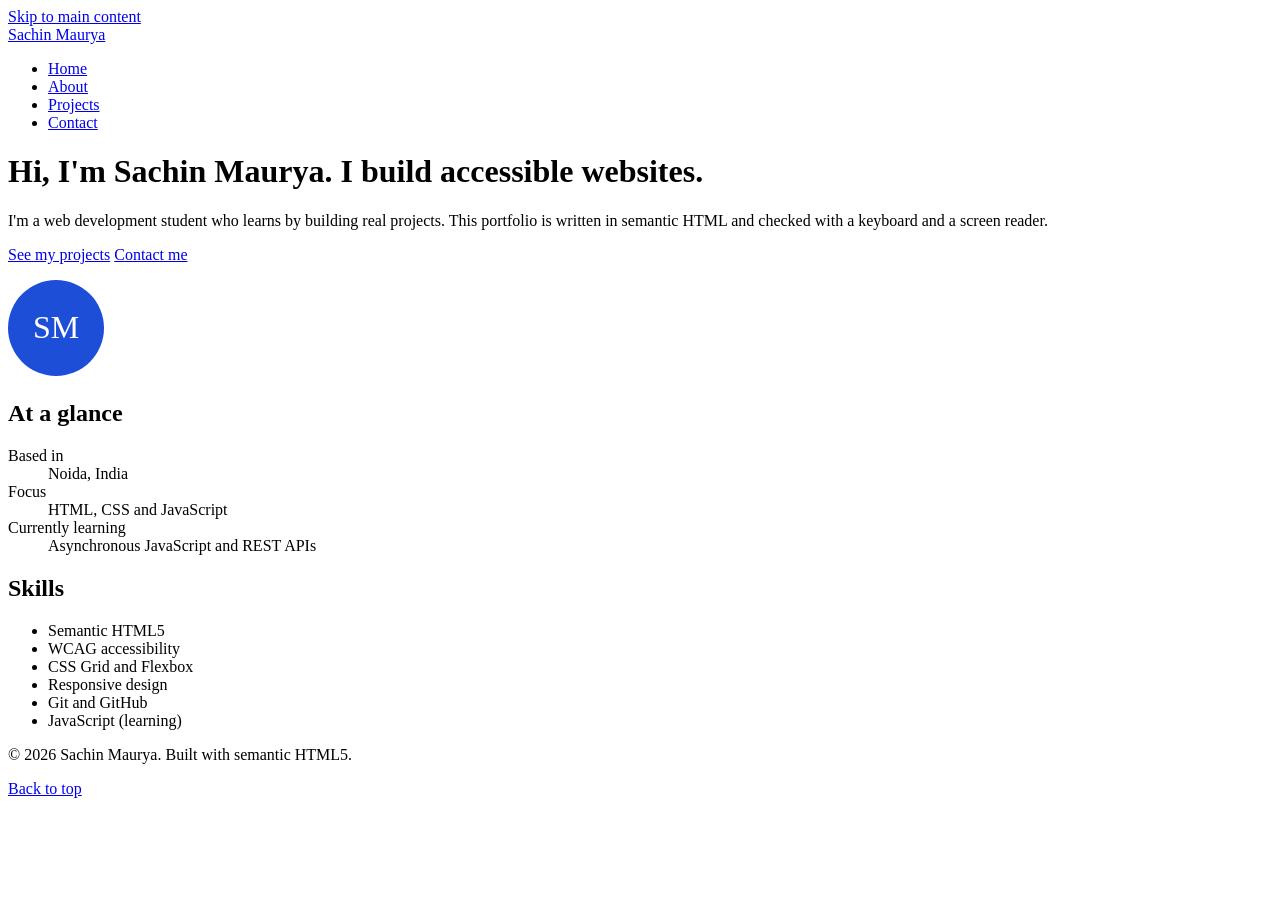
<file: week1/index.html>
<!DOCTYPE html>
<html lang="en">
<head>
  <meta charset="utf-8">
  <meta name="viewport" content="width=device-width, initial-scale=1">
  <title>Sachin Maurya | Front-End Developer Portfolio</title>
  <meta name="description" content="Portfolio of Sachin Maurya, a web development student building accessible, responsive websites.">
  <meta name="author" content="Sachin Maurya">
  <meta name="robots" content="index, follow">
  <meta property="og:type" content="website">
  <meta property="og:title" content="Sachin Maurya | Front-End Developer Portfolio">
  <meta property="og:description" content="Portfolio of Sachin Maurya, a web development student building accessible, responsive websites.">
  <link rel="icon" href="data:,">
</head>
<body>
  <a class="skip-link" href="#main">Skip to main content</a>
  <header class="site-header">
    <a class="brand" href="index.html">Sachin Maurya</a>
    <nav aria-label="Primary">
      <ul role="list">
        <li><a href="index.html" aria-current="page">Home</a></li>
        <li><a href="about.html">About</a></li>
        <li><a href="projects.html">Projects</a></li>
        <li><a href="contact.html">Contact</a></li>
      </ul>
    </nav>
  </header>
  <main id="main" tabindex="-1">
    <div class="hero">
      <div>
        <h1>Hi, I'm Sachin Maurya. I build accessible websites.</h1>
        <p>I'm a web development student who learns by building real projects. This portfolio is written in semantic HTML and checked with a keyboard and a screen reader.</p>
        <p class="actions"><a class="button" href="projects.html">See my projects</a> <a href="contact.html">Contact me</a></p>
      </div>
      <section class="glance" aria-labelledby="glance-title">
        <svg width="96" height="96" viewBox="0 0 96 96" role="img" aria-labelledby="avatar-title">
          <title id="avatar-title">Avatar with the initials SM</title>
          <circle cx="48" cy="48" r="48" fill="#1d4ed8"/>
          <text x="48" y="58" text-anchor="middle" font-size="32" font-family="Georgia, serif" fill="#ffffff">SM</text>
        </svg>
        <h2 id="glance-title">At a glance</h2>
        <dl>
          <dt>Based in</dt><dd>Noida, India</dd>
          <dt>Focus</dt><dd>HTML, CSS and JavaScript</dd>
          <dt>Currently learning</dt><dd>Asynchronous JavaScript and REST APIs</dd>
        </dl>
      </section>
    </div>
    <section aria-labelledby="skills-title">
      <h2 id="skills-title">Skills</h2>
      <ul class="chips" role="list">
        <li>Semantic HTML5</li>
        <li>WCAG accessibility</li>
        <li>CSS Grid and Flexbox</li>
        <li>Responsive design</li>
        <li>Git and GitHub</li>
        <li>JavaScript (learning)</li>
      </ul>
    </section>
  </main>
  <footer class="site-footer">
    <p>&copy; 2026 Sachin Maurya. Built with semantic HTML5.</p>
    <p><a href="#main">Back to top</a></p>
  </footer>
</body>
</html>
</file>
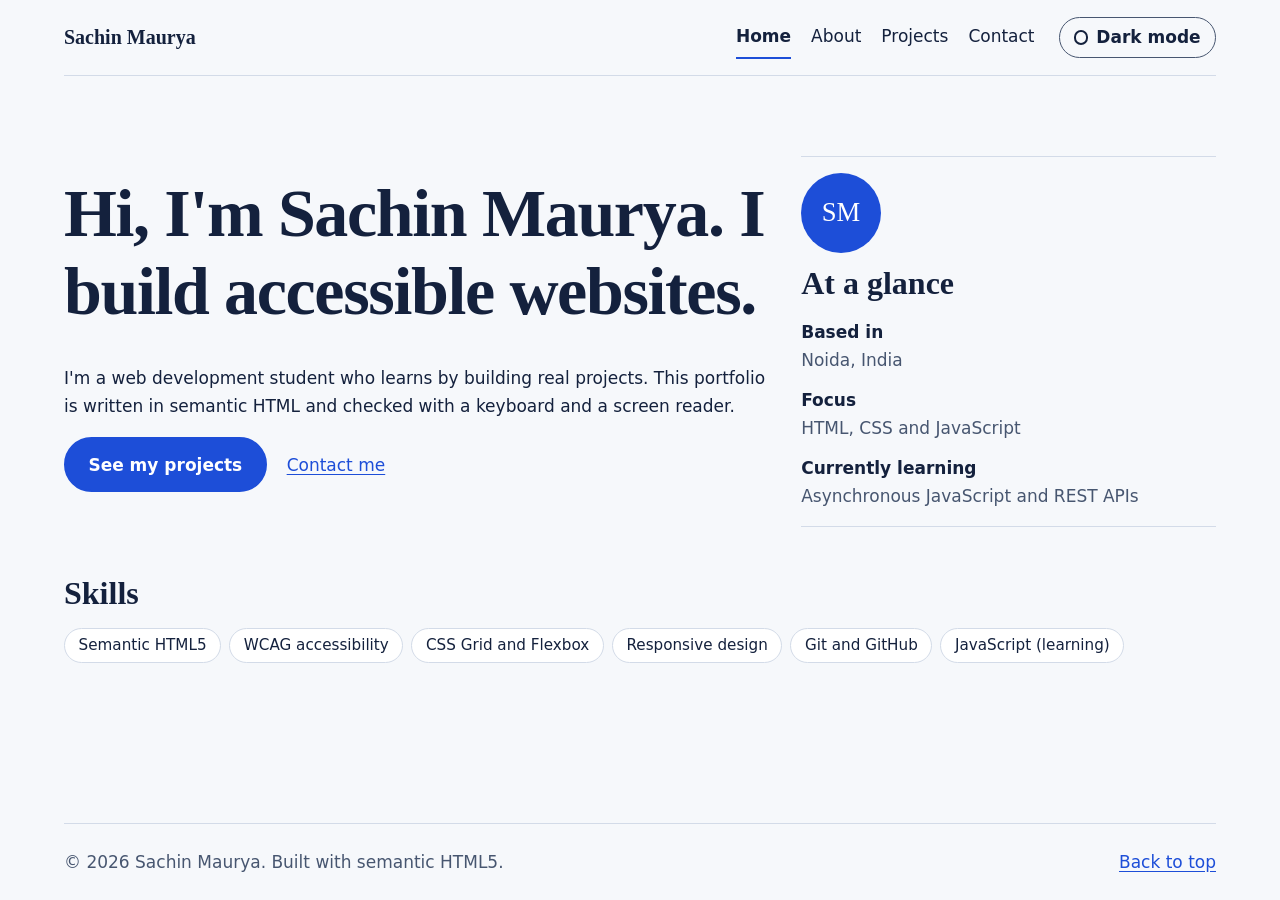
<file: week2/index.html>
<!DOCTYPE html>
<html lang="en">
<head>
  <meta charset="utf-8">
  <meta name="viewport" content="width=device-width, initial-scale=1">
  <title>Sachin Maurya | Front-End Developer Portfolio</title>
  <meta name="description" content="Portfolio of Sachin Maurya, a web development student building accessible, responsive websites.">
  <meta name="author" content="Sachin Maurya">
  <meta name="robots" content="index, follow">
  <meta property="og:type" content="website">
  <meta property="og:title" content="Sachin Maurya | Front-End Developer Portfolio">
  <meta property="og:description" content="Portfolio of Sachin Maurya, a web development student building accessible, responsive websites.">
  <link rel="icon" href="data:,">
  <meta name="color-scheme" content="light dark">
  <link rel="stylesheet" href="style.css">
  <script src="script.js"></script>
</head>
<body>
  <a class="skip-link" href="#main">Skip to main content</a>
  <header class="site-header">
    <a class="brand" href="index.html">Sachin Maurya</a>
    <nav aria-label="Primary">
      <ul role="list">
        <li><a href="index.html" aria-current="page">Home</a></li>
        <li><a href="about.html">About</a></li>
        <li><a href="projects.html">Projects</a></li>
        <li><a href="contact.html">Contact</a></li>
      </ul>
    </nav>
    <button type="button" class="theme-toggle" id="theme-toggle" aria-pressed="false">Dark mode</button>
  </header>
  <main id="main" tabindex="-1">
    <div class="hero">
      <div>
        <h1>Hi, I'm Sachin Maurya. I build accessible websites.</h1>
        <p>I'm a web development student who learns by building real projects. This portfolio is written in semantic HTML and checked with a keyboard and a screen reader.</p>
        <p class="actions"><a class="button" href="projects.html">See my projects</a> <a href="contact.html">Contact me</a></p>
      </div>
      <section class="glance" aria-labelledby="glance-title">
        <svg width="96" height="96" viewBox="0 0 96 96" role="img" aria-labelledby="avatar-title">
          <title id="avatar-title">Avatar with the initials SM</title>
          <circle cx="48" cy="48" r="48" fill="#1d4ed8"/>
          <text x="48" y="58" text-anchor="middle" font-size="32" font-family="Georgia, serif" fill="#ffffff">SM</text>
        </svg>
        <h2 id="glance-title">At a glance</h2>
        <dl>
          <dt>Based in</dt><dd>Noida, India</dd>
          <dt>Focus</dt><dd>HTML, CSS and JavaScript</dd>
          <dt>Currently learning</dt><dd>Asynchronous JavaScript and REST APIs</dd>
        </dl>
      </section>
    </div>
    <section aria-labelledby="skills-title">
      <h2 id="skills-title">Skills</h2>
      <ul class="chips" role="list">
        <li>Semantic HTML5</li>
        <li>WCAG accessibility</li>
        <li>CSS Grid and Flexbox</li>
        <li>Responsive design</li>
        <li>Git and GitHub</li>
        <li>JavaScript (learning)</li>
      </ul>
    </section>
  </main>
  <footer class="site-footer">
    <p>&copy; 2026 Sachin Maurya. Built with semantic HTML5.</p>
    <p><a href="#main">Back to top</a></p>
  </footer>
</body>
</html>
</file>
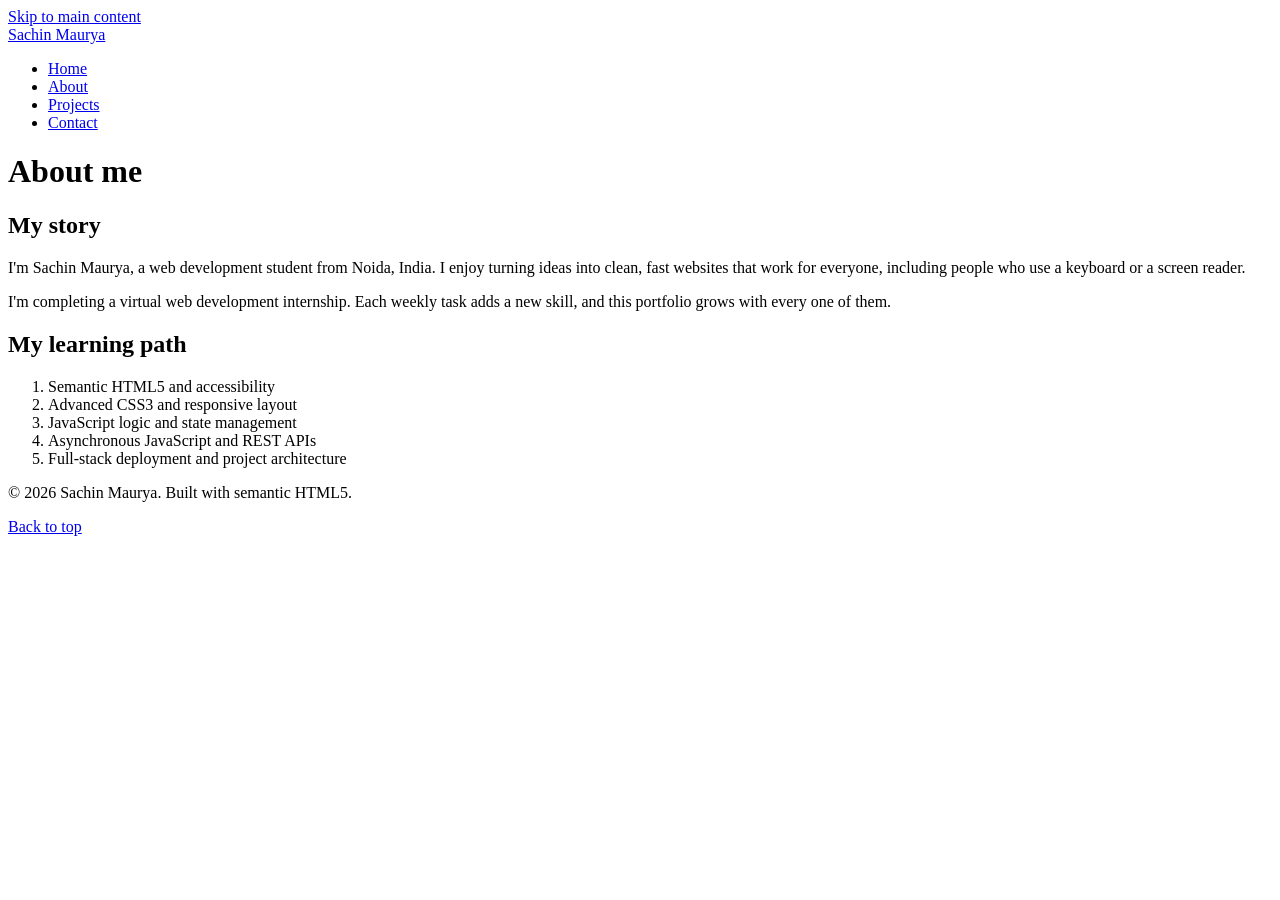
<file: week1/about.html>
<!DOCTYPE html>
<html lang="en">
<head>
  <meta charset="utf-8">
  <meta name="viewport" content="width=device-width, initial-scale=1">
  <title>About | Sachin Maurya</title>
  <meta name="description" content="Learn about Sachin Maurya, a web development student focused on accessibility, and the path of projects behind this portfolio.">
  <meta name="author" content="Sachin Maurya">
  <meta name="robots" content="index, follow">
  <meta property="og:type" content="website">
  <meta property="og:title" content="About | Sachin Maurya">
  <meta property="og:description" content="Learn about Sachin Maurya, a web development student focused on accessibility, and the path of projects behind this portfolio.">
  <link rel="icon" href="data:,">
</head>
<body>
  <a class="skip-link" href="#main">Skip to main content</a>
  <header class="site-header">
    <a class="brand" href="index.html">Sachin Maurya</a>
    <nav aria-label="Primary">
      <ul role="list">
        <li><a href="index.html">Home</a></li>
        <li><a href="about.html" aria-current="page">About</a></li>
        <li><a href="projects.html">Projects</a></li>
        <li><a href="contact.html">Contact</a></li>
      </ul>
    </nav>
  </header>
  <main id="main" tabindex="-1">
    <div class="prose">
      <h1>About me</h1>
      <section aria-labelledby="story-title">
        <h2 id="story-title">My story</h2>
        <p>I'm Sachin Maurya, a web development student from Noida, India. I enjoy turning ideas into clean, fast websites that work for everyone, including people who use a keyboard or a screen reader.</p>
        <p>I'm completing a virtual web development internship. Each weekly task adds a new skill, and this portfolio grows with every one of them.</p>
      </section>
      <section aria-labelledby="path-title">
        <h2 id="path-title">My learning path</h2>
        <ol>
          <li>Semantic HTML5 and accessibility</li>
          <li>Advanced CSS3 and responsive layout</li>
          <li>JavaScript logic and state management</li>
          <li>Asynchronous JavaScript and REST APIs</li>
          <li>Full-stack deployment and project architecture</li>
        </ol>
      </section>
    </div>
  </main>
  <footer class="site-footer">
    <p>&copy; 2026 Sachin Maurya. Built with semantic HTML5.</p>
    <p><a href="#main">Back to top</a></p>
  </footer>
</body>
</html>
</file>
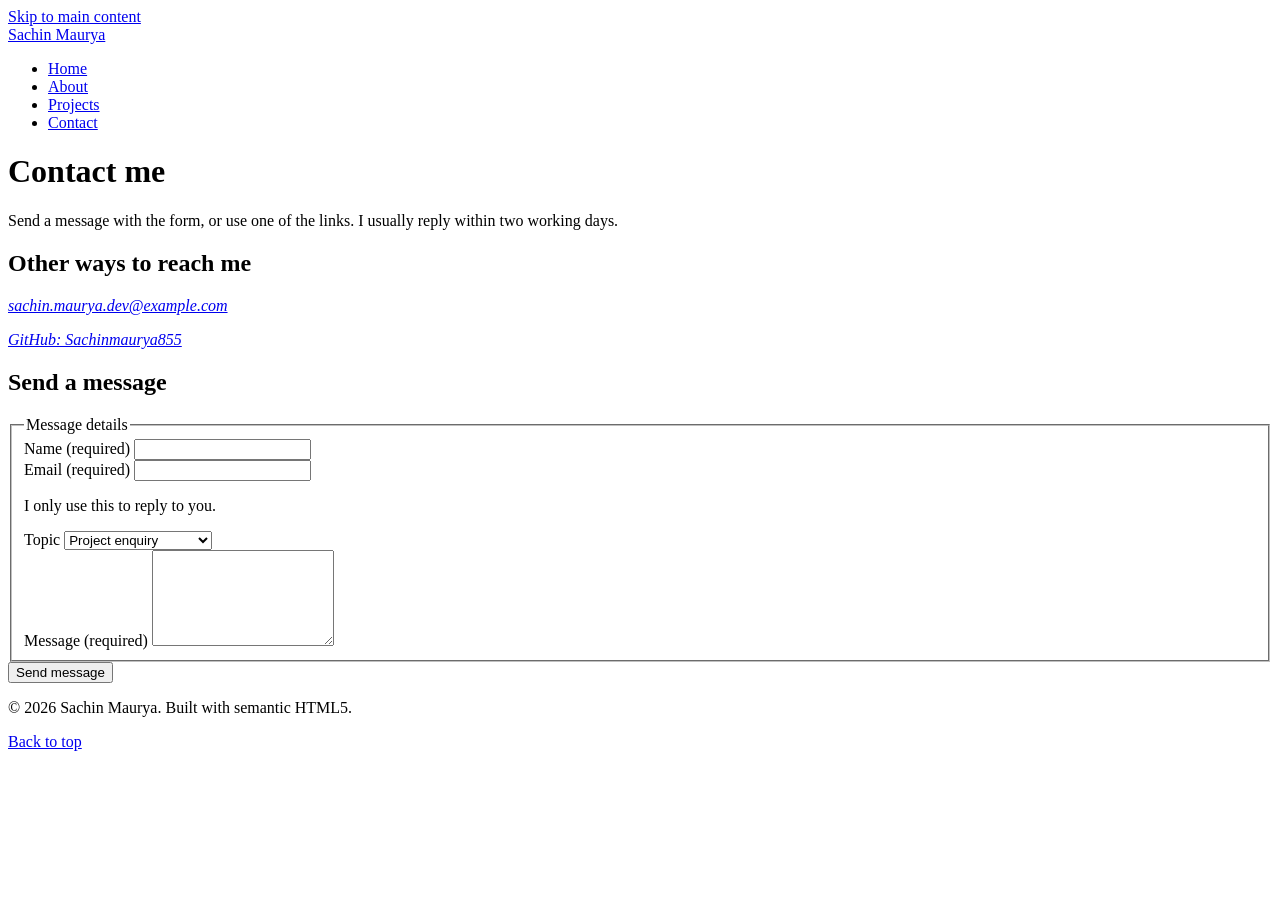
<file: week1/contact.html>
<!DOCTYPE html>
<html lang="en">
<head>
  <meta charset="utf-8">
  <meta name="viewport" content="width=device-width, initial-scale=1">
  <title>Contact | Sachin Maurya</title>
  <meta name="description" content="Contact Sachin Maurya by email, GitHub or the accessible contact form.">
  <meta name="author" content="Sachin Maurya">
  <meta name="robots" content="index, follow">
  <meta property="og:type" content="website">
  <meta property="og:title" content="Contact | Sachin Maurya">
  <meta property="og:description" content="Contact Sachin Maurya by email, GitHub or the accessible contact form.">
  <link rel="icon" href="data:,">
</head>
<body>
  <a class="skip-link" href="#main">Skip to main content</a>
  <header class="site-header">
    <a class="brand" href="index.html">Sachin Maurya</a>
    <nav aria-label="Primary">
      <ul role="list">
        <li><a href="index.html">Home</a></li>
        <li><a href="about.html">About</a></li>
        <li><a href="projects.html">Projects</a></li>
        <li><a href="contact.html" aria-current="page">Contact</a></li>
      </ul>
    </nav>
  </header>
  <main id="main" tabindex="-1">
    <h1>Contact me</h1>
    <p>Send a message with the form, or use one of the links. I usually reply within two working days.</p>
    <div class="contact-layout">
      <section aria-labelledby="direct-title">
        <h2 id="direct-title">Other ways to reach me</h2>
        <address>
          <p><a href="mailto:sachin.maurya.dev@example.com">sachin.maurya.dev@example.com</a></p>
          <p><a href="https://github.com/Sachinmaurya855">GitHub: Sachinmaurya855</a></p>
        </address>
      </section>
      <section aria-labelledby="form-title">
        <h2 id="form-title">Send a message</h2>
        <form action="https://formsubmit.co/sachin.maurya.dev@example.com" method="post">
          <fieldset>
            <legend>Message details</legend>
            <div class="field">
              <label for="name">Name (required)</label>
              <input id="name" name="name" type="text" autocomplete="name" required>
            </div>
            <div class="field">
              <label for="email">Email (required)</label>
              <input id="email" name="email" type="email" autocomplete="email" aria-describedby="email-hint" required>
              <p id="email-hint" class="hint">I only use this to reply to you.</p>
            </div>
            <div class="field">
              <label for="topic">Topic</label>
              <select id="topic" name="topic">
                <option>Project enquiry</option>
                <option>Feedback on this site</option>
                <option>Something else</option>
              </select>
            </div>
            <div class="field">
              <label for="message">Message (required)</label>
              <textarea id="message" name="message" rows="6" required></textarea>
            </div>
          </fieldset>
          <button type="submit">Send message</button>
        </form>
      </section>
    </div>
  </main>
  <footer class="site-footer">
    <p>&copy; 2026 Sachin Maurya. Built with semantic HTML5.</p>
    <p><a href="#main">Back to top</a></p>
  </footer>
</body>
</html>
</file>
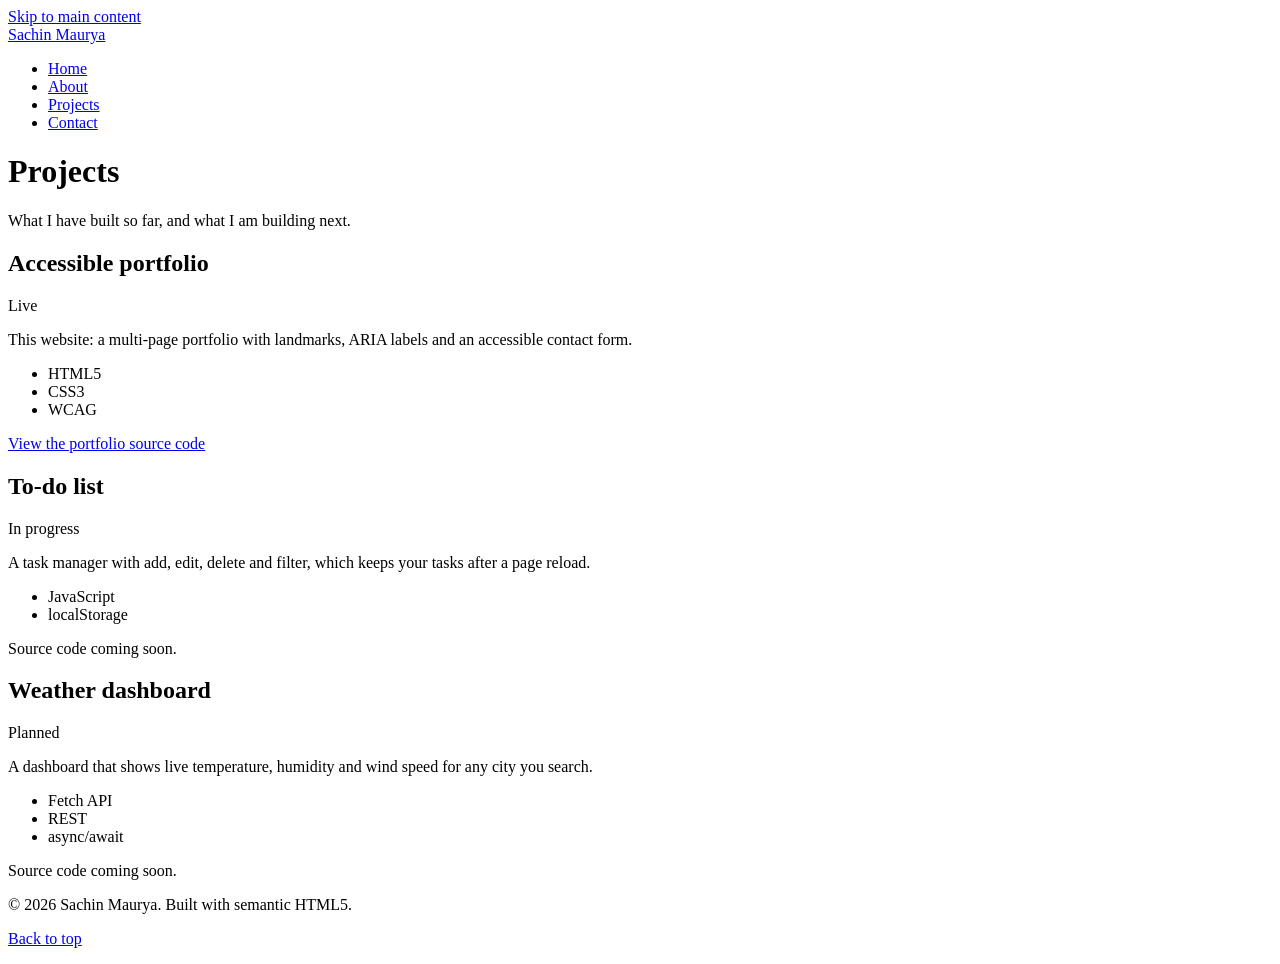
<file: week1/projects.html>
<!DOCTYPE html>
<html lang="en">
<head>
  <meta charset="utf-8">
  <meta name="viewport" content="width=device-width, initial-scale=1">
  <title>Projects | Sachin Maurya</title>
  <meta name="description" content="Projects by Sachin Maurya: an accessible portfolio, a to-do list app and a weather dashboard.">
  <meta name="author" content="Sachin Maurya">
  <meta name="robots" content="index, follow">
  <meta property="og:type" content="website">
  <meta property="og:title" content="Projects | Sachin Maurya">
  <meta property="og:description" content="Projects by Sachin Maurya: an accessible portfolio, a to-do list app and a weather dashboard.">
  <link rel="icon" href="data:,">
</head>
<body>
  <a class="skip-link" href="#main">Skip to main content</a>
  <header class="site-header">
    <a class="brand" href="index.html">Sachin Maurya</a>
    <nav aria-label="Primary">
      <ul role="list">
        <li><a href="index.html">Home</a></li>
        <li><a href="about.html">About</a></li>
        <li><a href="projects.html" aria-current="page">Projects</a></li>
        <li><a href="contact.html">Contact</a></li>
      </ul>
    </nav>
  </header>
  <main id="main" tabindex="-1">
    <h1>Projects</h1>
    <p>What I have built so far, and what I am building next.</p>
    <div class="project-grid">
      <article>
        <header>
          <h2>Accessible portfolio</h2>
          <p class="status">Live</p>
        </header>
        <p>This website: a multi-page portfolio with landmarks, ARIA labels and an accessible contact form.</p>
        <ul class="chips" role="list" aria-label="Technologies used">
          <li>HTML5</li>
          <li>CSS3</li>
          <li>WCAG</li>
        </ul>
        <footer><a href="https://github.com/Sachinmaurya855/portfolio-week2">View the portfolio source code</a></footer>
      </article>
      <article>
        <header>
          <h2>To-do list</h2>
          <p class="status">In progress</p>
        </header>
        <p>A task manager with add, edit, delete and filter, which keeps your tasks after a page reload.</p>
        <ul class="chips" role="list" aria-label="Technologies used">
          <li>JavaScript</li>
          <li>localStorage</li>
        </ul>
        <footer><span>Source code coming soon.</span></footer>
      </article>
      <article>
        <header>
          <h2>Weather dashboard</h2>
          <p class="status">Planned</p>
        </header>
        <p>A dashboard that shows live temperature, humidity and wind speed for any city you search.</p>
        <ul class="chips" role="list" aria-label="Technologies used">
          <li>Fetch API</li>
          <li>REST</li>
          <li>async/await</li>
        </ul>
        <footer><span>Source code coming soon.</span></footer>
      </article>
    </div>
  </main>
  <footer class="site-footer">
    <p>&copy; 2026 Sachin Maurya. Built with semantic HTML5.</p>
    <p><a href="#main">Back to top</a></p>
  </footer>
</body>
</html>
</file>
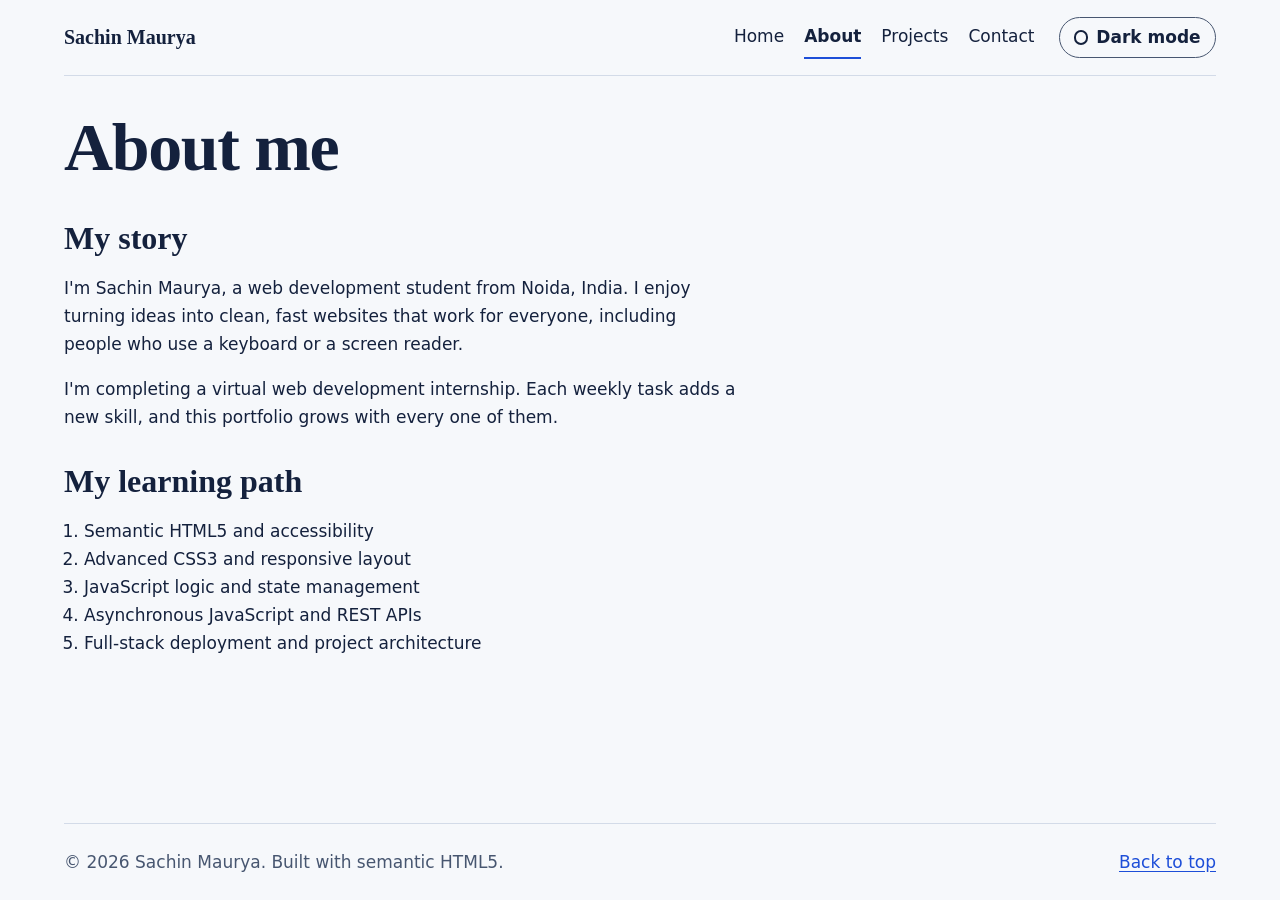
<file: week2/about.html>
<!DOCTYPE html>
<html lang="en">
<head>
  <meta charset="utf-8">
  <meta name="viewport" content="width=device-width, initial-scale=1">
  <title>About | Sachin Maurya</title>
  <meta name="description" content="Learn about Sachin Maurya, a web development student focused on accessibility, and the path of projects behind this portfolio.">
  <meta name="author" content="Sachin Maurya">
  <meta name="robots" content="index, follow">
  <meta property="og:type" content="website">
  <meta property="og:title" content="About | Sachin Maurya">
  <meta property="og:description" content="Learn about Sachin Maurya, a web development student focused on accessibility, and the path of projects behind this portfolio.">
  <link rel="icon" href="data:,">
  <meta name="color-scheme" content="light dark">
  <link rel="stylesheet" href="style.css">
  <script src="script.js"></script>
</head>
<body>
  <a class="skip-link" href="#main">Skip to main content</a>
  <header class="site-header">
    <a class="brand" href="index.html">Sachin Maurya</a>
    <nav aria-label="Primary">
      <ul role="list">
        <li><a href="index.html">Home</a></li>
        <li><a href="about.html" aria-current="page">About</a></li>
        <li><a href="projects.html">Projects</a></li>
        <li><a href="contact.html">Contact</a></li>
      </ul>
    </nav>
    <button type="button" class="theme-toggle" id="theme-toggle" aria-pressed="false">Dark mode</button>
  </header>
  <main id="main" tabindex="-1">
    <div class="prose">
      <h1>About me</h1>
      <section aria-labelledby="story-title">
        <h2 id="story-title">My story</h2>
        <p>I'm Sachin Maurya, a web development student from Noida, India. I enjoy turning ideas into clean, fast websites that work for everyone, including people who use a keyboard or a screen reader.</p>
        <p>I'm completing a virtual web development internship. Each weekly task adds a new skill, and this portfolio grows with every one of them.</p>
      </section>
      <section aria-labelledby="path-title">
        <h2 id="path-title">My learning path</h2>
        <ol>
          <li>Semantic HTML5 and accessibility</li>
          <li>Advanced CSS3 and responsive layout</li>
          <li>JavaScript logic and state management</li>
          <li>Asynchronous JavaScript and REST APIs</li>
          <li>Full-stack deployment and project architecture</li>
        </ol>
      </section>
    </div>
  </main>
  <footer class="site-footer">
    <p>&copy; 2026 Sachin Maurya. Built with semantic HTML5.</p>
    <p><a href="#main">Back to top</a></p>
  </footer>
</body>
</html>
</file>
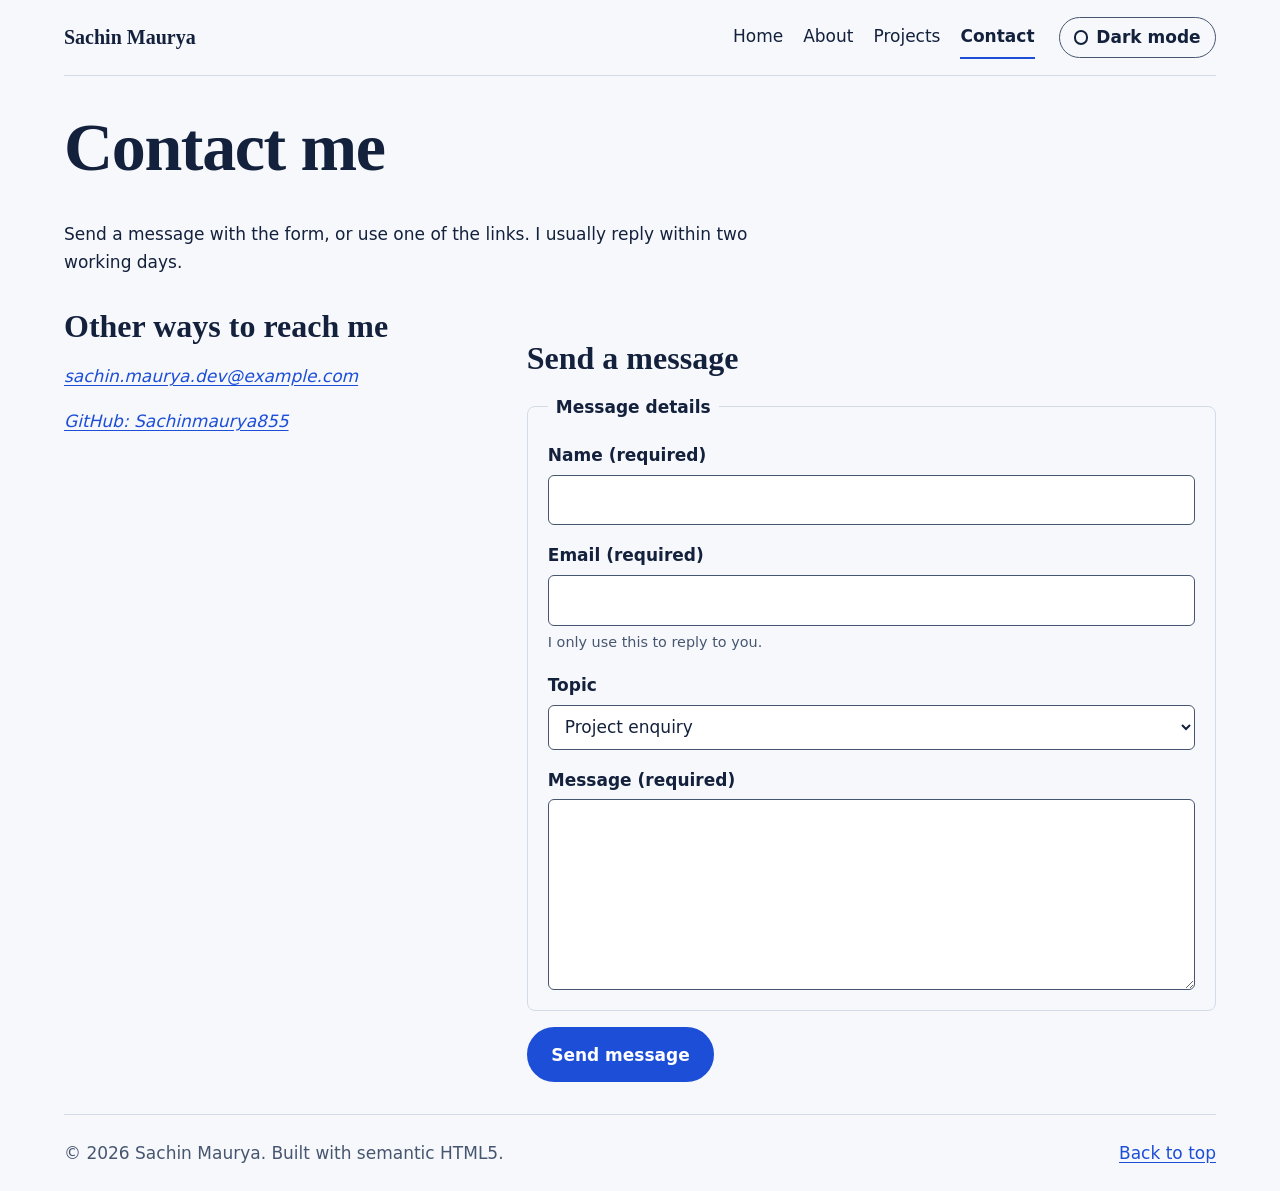
<file: week2/contact.html>
<!DOCTYPE html>
<html lang="en">
<head>
  <meta charset="utf-8">
  <meta name="viewport" content="width=device-width, initial-scale=1">
  <title>Contact | Sachin Maurya</title>
  <meta name="description" content="Contact Sachin Maurya by email, GitHub or the accessible contact form.">
  <meta name="author" content="Sachin Maurya">
  <meta name="robots" content="index, follow">
  <meta property="og:type" content="website">
  <meta property="og:title" content="Contact | Sachin Maurya">
  <meta property="og:description" content="Contact Sachin Maurya by email, GitHub or the accessible contact form.">
  <link rel="icon" href="data:,">
  <meta name="color-scheme" content="light dark">
  <link rel="stylesheet" href="style.css">
  <script src="script.js"></script>
</head>
<body>
  <a class="skip-link" href="#main">Skip to main content</a>
  <header class="site-header">
    <a class="brand" href="index.html">Sachin Maurya</a>
    <nav aria-label="Primary">
      <ul role="list">
        <li><a href="index.html">Home</a></li>
        <li><a href="about.html">About</a></li>
        <li><a href="projects.html">Projects</a></li>
        <li><a href="contact.html" aria-current="page">Contact</a></li>
      </ul>
    </nav>
    <button type="button" class="theme-toggle" id="theme-toggle" aria-pressed="false">Dark mode</button>
  </header>
  <main id="main" tabindex="-1">
    <h1>Contact me</h1>
    <p>Send a message with the form, or use one of the links. I usually reply within two working days.</p>
    <div class="contact-layout">
      <section aria-labelledby="direct-title">
        <h2 id="direct-title">Other ways to reach me</h2>
        <address>
          <p><a href="mailto:sachin.maurya.dev@example.com">sachin.maurya.dev@example.com</a></p>
          <p><a href="https://github.com/Sachinmaurya855">GitHub: Sachinmaurya855</a></p>
        </address>
      </section>
      <section aria-labelledby="form-title">
        <h2 id="form-title">Send a message</h2>
        <form action="https://formsubmit.co/sachin.maurya.dev@example.com" method="post">
          <fieldset>
            <legend>Message details</legend>
            <div class="field">
              <label for="name">Name (required)</label>
              <input id="name" name="name" type="text" autocomplete="name" required>
            </div>
            <div class="field">
              <label for="email">Email (required)</label>
              <input id="email" name="email" type="email" autocomplete="email" aria-describedby="email-hint" required>
              <p id="email-hint" class="hint">I only use this to reply to you.</p>
            </div>
            <div class="field">
              <label for="topic">Topic</label>
              <select id="topic" name="topic">
                <option>Project enquiry</option>
                <option>Feedback on this site</option>
                <option>Something else</option>
              </select>
            </div>
            <div class="field">
              <label for="message">Message (required)</label>
              <textarea id="message" name="message" rows="6" required></textarea>
            </div>
          </fieldset>
          <button type="submit">Send message</button>
        </form>
      </section>
    </div>
  </main>
  <footer class="site-footer">
    <p>&copy; 2026 Sachin Maurya. Built with semantic HTML5.</p>
    <p><a href="#main">Back to top</a></p>
  </footer>
</body>
</html>
</file>
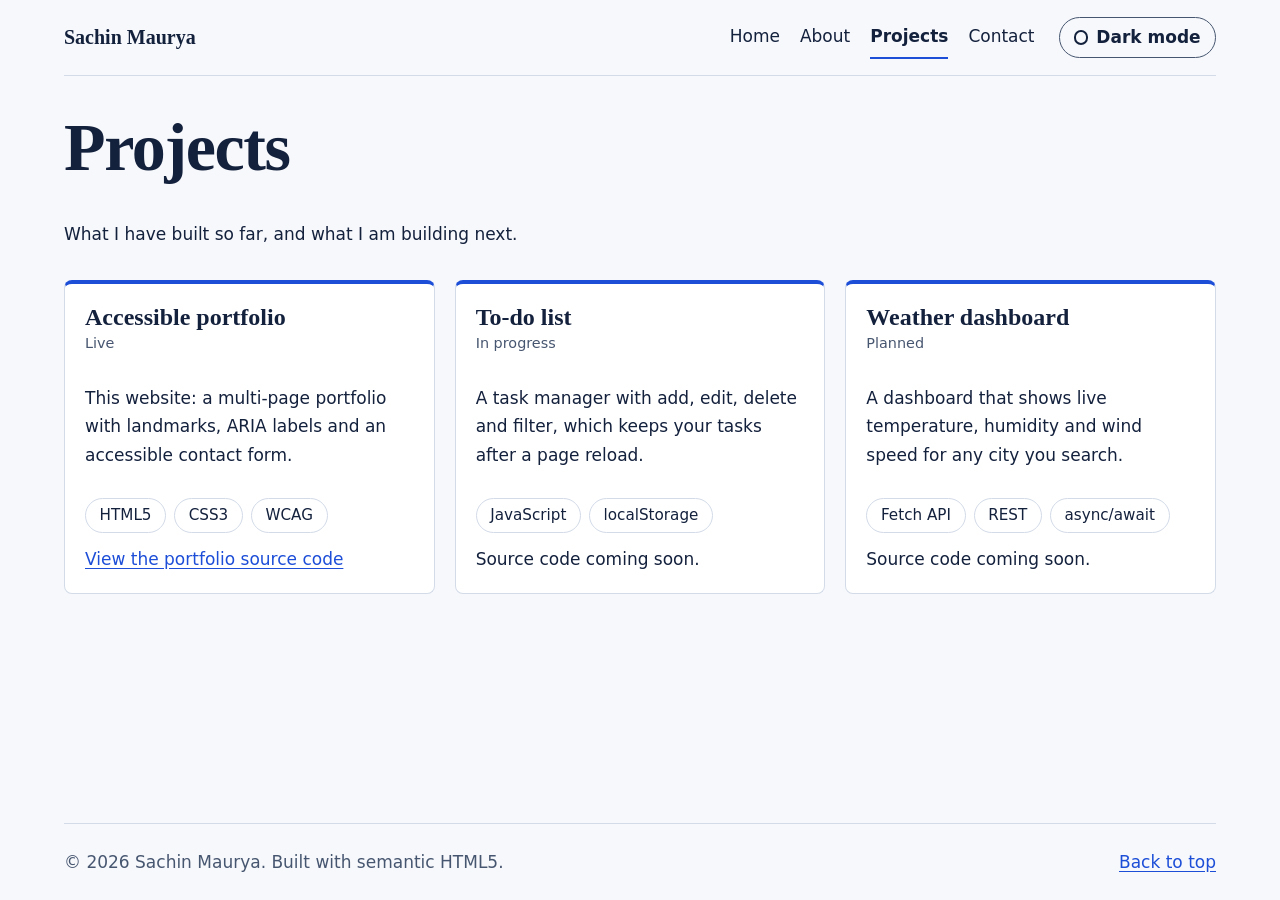
<file: week2/projects.html>
<!DOCTYPE html>
<html lang="en">
<head>
  <meta charset="utf-8">
  <meta name="viewport" content="width=device-width, initial-scale=1">
  <title>Projects | Sachin Maurya</title>
  <meta name="description" content="Projects by Sachin Maurya: an accessible portfolio, a to-do list app and a weather dashboard.">
  <meta name="author" content="Sachin Maurya">
  <meta name="robots" content="index, follow">
  <meta property="og:type" content="website">
  <meta property="og:title" content="Projects | Sachin Maurya">
  <meta property="og:description" content="Projects by Sachin Maurya: an accessible portfolio, a to-do list app and a weather dashboard.">
  <link rel="icon" href="data:,">
  <meta name="color-scheme" content="light dark">
  <link rel="stylesheet" href="style.css">
  <script src="script.js"></script>
</head>
<body>
  <a class="skip-link" href="#main">Skip to main content</a>
  <header class="site-header">
    <a class="brand" href="index.html">Sachin Maurya</a>
    <nav aria-label="Primary">
      <ul role="list">
        <li><a href="index.html">Home</a></li>
        <li><a href="about.html">About</a></li>
        <li><a href="projects.html" aria-current="page">Projects</a></li>
        <li><a href="contact.html">Contact</a></li>
      </ul>
    </nav>
    <button type="button" class="theme-toggle" id="theme-toggle" aria-pressed="false">Dark mode</button>
  </header>
  <main id="main" tabindex="-1">
    <h1>Projects</h1>
    <p>What I have built so far, and what I am building next.</p>
    <div class="project-grid">
      <article>
        <header>
          <h2>Accessible portfolio</h2>
          <p class="status">Live</p>
        </header>
        <p>This website: a multi-page portfolio with landmarks, ARIA labels and an accessible contact form.</p>
        <ul class="chips" role="list" aria-label="Technologies used">
          <li>HTML5</li>
          <li>CSS3</li>
          <li>WCAG</li>
        </ul>
        <footer><a href="https://github.com/Sachinmaurya855/portfolio-week2">View the portfolio source code</a></footer>
      </article>
      <article>
        <header>
          <h2>To-do list</h2>
          <p class="status">In progress</p>
        </header>
        <p>A task manager with add, edit, delete and filter, which keeps your tasks after a page reload.</p>
        <ul class="chips" role="list" aria-label="Technologies used">
          <li>JavaScript</li>
          <li>localStorage</li>
        </ul>
        <footer><span>Source code coming soon.</span></footer>
      </article>
      <article>
        <header>
          <h2>Weather dashboard</h2>
          <p class="status">Planned</p>
        </header>
        <p>A dashboard that shows live temperature, humidity and wind speed for any city you search.</p>
        <ul class="chips" role="list" aria-label="Technologies used">
          <li>Fetch API</li>
          <li>REST</li>
          <li>async/await</li>
        </ul>
        <footer><span>Source code coming soon.</span></footer>
      </article>
    </div>
  </main>
  <footer class="site-footer">
    <p>&copy; 2026 Sachin Maurya. Built with semantic HTML5.</p>
    <p><a href="#main">Back to top</a></p>
  </footer>
</body>
</html>
</file>
<file: week2/style.css>
/* Week 2: Advanced CSS3 & Responsive Architecture (mobile-first) */

/* 1. Design tokens: custom properties for the light/dark theme */
:root {
  color-scheme: light;
  --bg: #f6f8fb;
  --surface: #ffffff;
  --text: #14213d;
  --muted: #475670;
  --line: #d3dbe8;
  --accent: #1d4ed8;
  --on-accent: #ffffff;
  --font-body: system-ui, -apple-system, "Segoe UI", Roboto, sans-serif;
  --font-display: "Iowan Old Style", "Palatino Linotype", Palatino, Georgia, serif;
  --space: clamp(1rem, 0.6rem + 2vw, 2rem);
  --radius: 0.5rem;
}
/* Dark follows the OS unless the visitor chose light with the toggle */
@media (prefers-color-scheme: dark) {
  :root:not([data-theme="light"]) {
    color-scheme: dark;
    --bg: #0d1424; --surface: #152038; --text: #e8eefb;
    --muted: #a9b6cf; --line: #2a3856; --accent: #8ab4ff; --on-accent: #0d1424;
  }
}
:root[data-theme="dark"] {
  color-scheme: dark;
  --bg: #0d1424; --surface: #152038; --text: #e8eefb;
  --muted: #a9b6cf; --line: #2a3856; --accent: #8ab4ff; --on-accent: #0d1424;
}

/* 2. Base */
*, *::before, *::after { box-sizing: border-box; }
@media (prefers-reduced-motion: no-preference) { html { scroll-behavior: smooth; } }
body {
  margin: 0;
  font: 1.0625rem/1.65 var(--font-body);
  background: var(--bg);
  color: var(--text);
  /* CSS Grid page layout: header / main / footer */
  display: grid;
  grid-template-rows: auto 1fr auto;
  min-height: 100dvh;
}
.site-header, main, .site-footer { width: min(100% - 2 * var(--space), 72rem); margin-inline: auto; }
main { padding-block: var(--space); }
main:focus { outline: none; }
h1, h2 { font-family: var(--font-display); line-height: 1.15; margin: 0 0 0.5em; text-wrap: balance; }
h1 { font-size: clamp(2.25rem, 1.2rem + 5vw, 4.25rem); letter-spacing: -0.02em; }
h2 { font-size: clamp(1.5rem, 1.1rem + 1.5vw, 2rem); }
p, li, dd { max-width: 65ch; }
a { color: var(--accent); text-underline-offset: 0.2em; }
:focus-visible { outline: 3px solid var(--accent); outline-offset: 3px; }

.skip-link {
  position: absolute; inset-block-start: -4rem; inset-inline-start: 1rem; z-index: 10;
  padding: 0.5rem 1rem; background: var(--accent); color: var(--on-accent); border-radius: var(--radius);
}
.skip-link:focus { inset-block-start: 1rem; }

/* 3. Header: Flexbox. Mobile = brand + toggle, then nav on its own row */
.site-header { display: flex; flex-wrap: wrap; align-items: center; gap: 0.5rem 1.5rem; padding-block: 1rem; border-bottom: 1px solid var(--line); }
.brand { margin-inline-end: auto; font: 700 1.25rem var(--font-display); color: var(--text); text-decoration: none; }
.theme-toggle { order: 2; }
.site-header nav { order: 3; flex-basis: 100%; }
.site-header ul { display: flex; flex-wrap: wrap; gap: 0.25rem 1.25rem; margin: 0; padding: 0; list-style: none; }
.site-header nav a { display: block; padding: 0.4rem 0; color: var(--text); text-decoration: none; border-bottom: 2px solid transparent; }
.site-header nav a:hover { border-color: var(--muted); }
.site-header nav a[aria-current="page"] { border-color: var(--accent); font-weight: 600; }

/* 4. Buttons */
.button, button { font: inherit; font-weight: 600; border-radius: 999px; cursor: pointer; }
.button, button[type="submit"] { display: inline-block; padding: 0.7rem 1.4rem; background: var(--accent); color: var(--on-accent); border: 2px solid var(--accent); text-decoration: none; }
.theme-toggle { display: inline-flex; align-items: center; gap: 0.5rem; padding: 0.35rem 0.9rem; background: transparent; color: var(--text); border: 1px solid var(--muted); }
.theme-toggle::before { content: ""; inline-size: 0.9rem; block-size: 0.9rem; border: 2px solid currentColor; border-radius: 50%; }
.theme-toggle[aria-pressed="true"]::before { background: currentColor; }

/* 5. Home: two-column Grid hero */
.hero { display: grid; gap: var(--space); padding-block: calc(var(--space) * 1.5); }
.actions { display: flex; flex-wrap: wrap; align-items: center; gap: 1.25rem; }
.glance { padding-block: 1rem; border-block: 1px solid var(--line); }
.glance svg { display: block; inline-size: 5rem; block-size: 5rem; margin-block-end: 0.75rem; }
.glance circle { fill: var(--accent); }
.glance text { fill: var(--on-accent); }
dl { margin: 0; }
dt { margin-top: 0.75rem; font-weight: 600; }
dd { margin: 0; color: var(--muted); }
.chips { display: flex; flex-wrap: wrap; gap: 0.5rem; margin: 0; padding: 0; list-style: none; }
.chips li { padding: 0.25rem 0.85rem; background: var(--surface); border: 1px solid var(--line); border-radius: 999px; font-size: 0.95rem; }
section + section { margin-top: var(--space); }

/* 6. About */
.prose { max-width: 42rem; }
ol { padding-inline-start: 1.25rem; }

/* 7. Projects: auto-fit Grid of Flexbox cards */
.project-grid { display: grid; gap: 1.25rem; grid-template-columns: repeat(auto-fit, minmax(min(100%, 17rem), 1fr)); margin-top: var(--space); }
.project-grid article { display: flex; flex-direction: column; gap: 0.75rem; padding: 1.25rem; background: var(--surface); border: 1px solid var(--line); border-top: 4px solid var(--accent); border-radius: var(--radius); }
.project-grid h2 { margin: 0; font-size: 1.5rem; }
.project-grid footer { margin-top: auto; }
.status, .hint { margin: 0; color: var(--muted); font-size: 0.9rem; }

/* 8. Contact */
.contact-layout { display: grid; gap: 2rem; margin-top: var(--space); }
form { display: grid; gap: 1rem; }
fieldset { display: grid; gap: 1rem; margin: 0; padding: 1.25rem; border: 1px solid var(--line); border-radius: var(--radius); }
legend { padding-inline: 0.5rem; font-weight: 600; }
.field { display: flex; flex-direction: column; gap: 0.35rem; }
label { font-weight: 600; }
input, select, textarea { inline-size: 100%; padding: 0.65rem 0.75rem; font: inherit; color: var(--text); background: var(--surface); border: 1px solid var(--muted); border-radius: 0.375rem; }
textarea { min-block-size: 8rem; resize: vertical; }
input:user-invalid, textarea:user-invalid { border-color: #c2410c; border-width: 2px; }
form button { justify-self: start; }

/* 9. Footer */
.site-footer { display: flex; flex-wrap: wrap; justify-content: space-between; gap: 0.5rem 1rem; padding-block: 1.5rem; border-top: 1px solid var(--line); color: var(--muted); }
.site-footer p { margin: 0; }

/* 10. Breakpoints (min-width = mobile first) */
@media (min-width: 48em) {
  .site-header nav { order: 2; flex-basis: auto; }
  .theme-toggle { order: 3; }
  .hero { grid-template-columns: minmax(0, 1.7fr) minmax(0, 1fr); align-items: center; }
}
@media (min-width: 56em) {
  .contact-layout { grid-template-columns: 1fr 1.6fr; align-items: start; }
}
</file>
